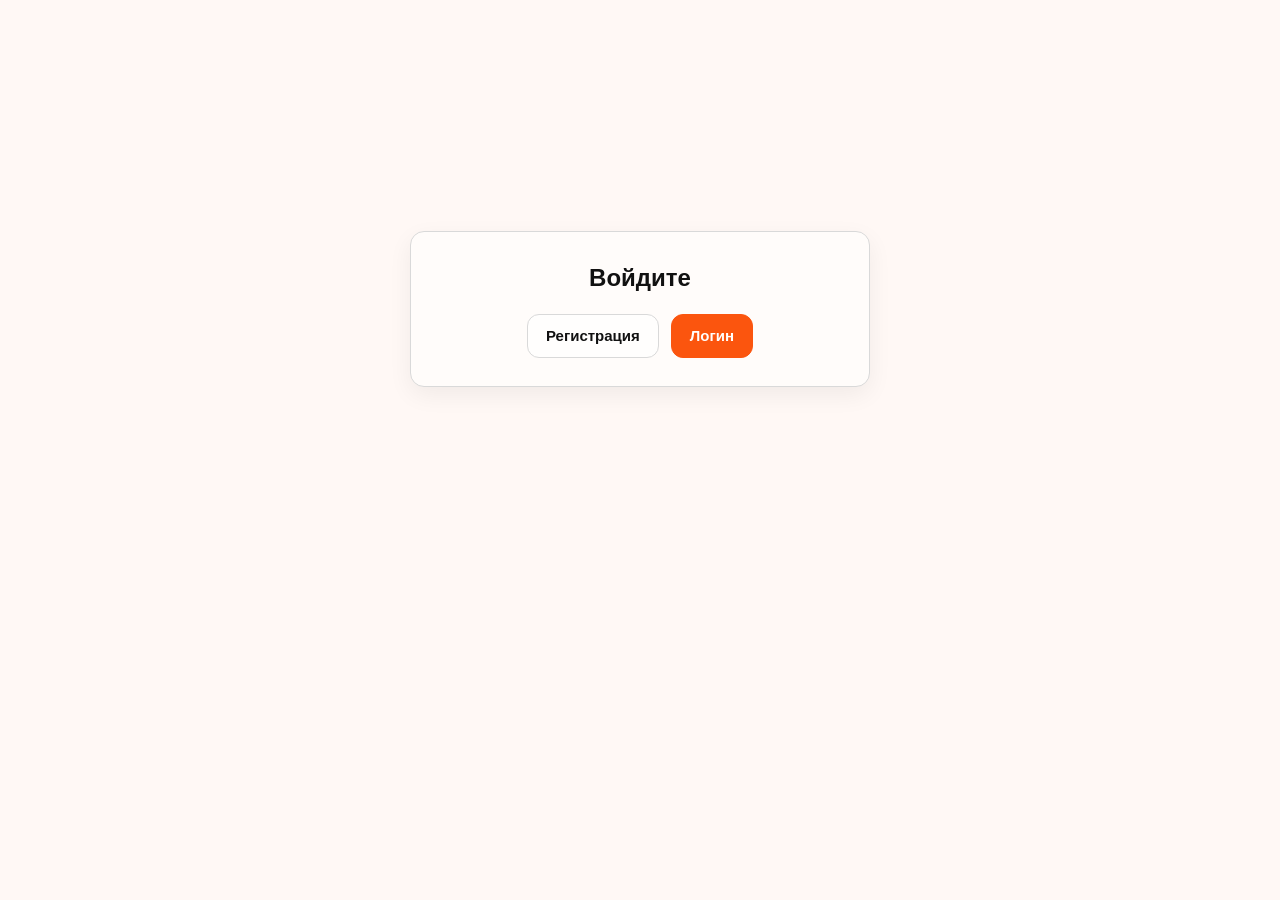
<file: index.html>
<!DOCTYPE html>
<html lang="ru">
<head>
  <meta charset="UTF-8" />
  <meta name="viewport" content="width=device-width, initial-scale=1.0" />
  <title>Главная</title>
  <link rel="stylesheet" href="styles.css" />
</head>
<body>
  <main class="page center-box">
    <section class="card center-content">
      <h1 class="small-title">Войдите</h1>

      <div class="btn-row">
        <a class="btn btn-outline" href="registration.html">Регистрация</a>
        <a class="btn" href="login.html">Логин</a>
      </div>
    </section>
  </main>
</body>
</html>
</file>
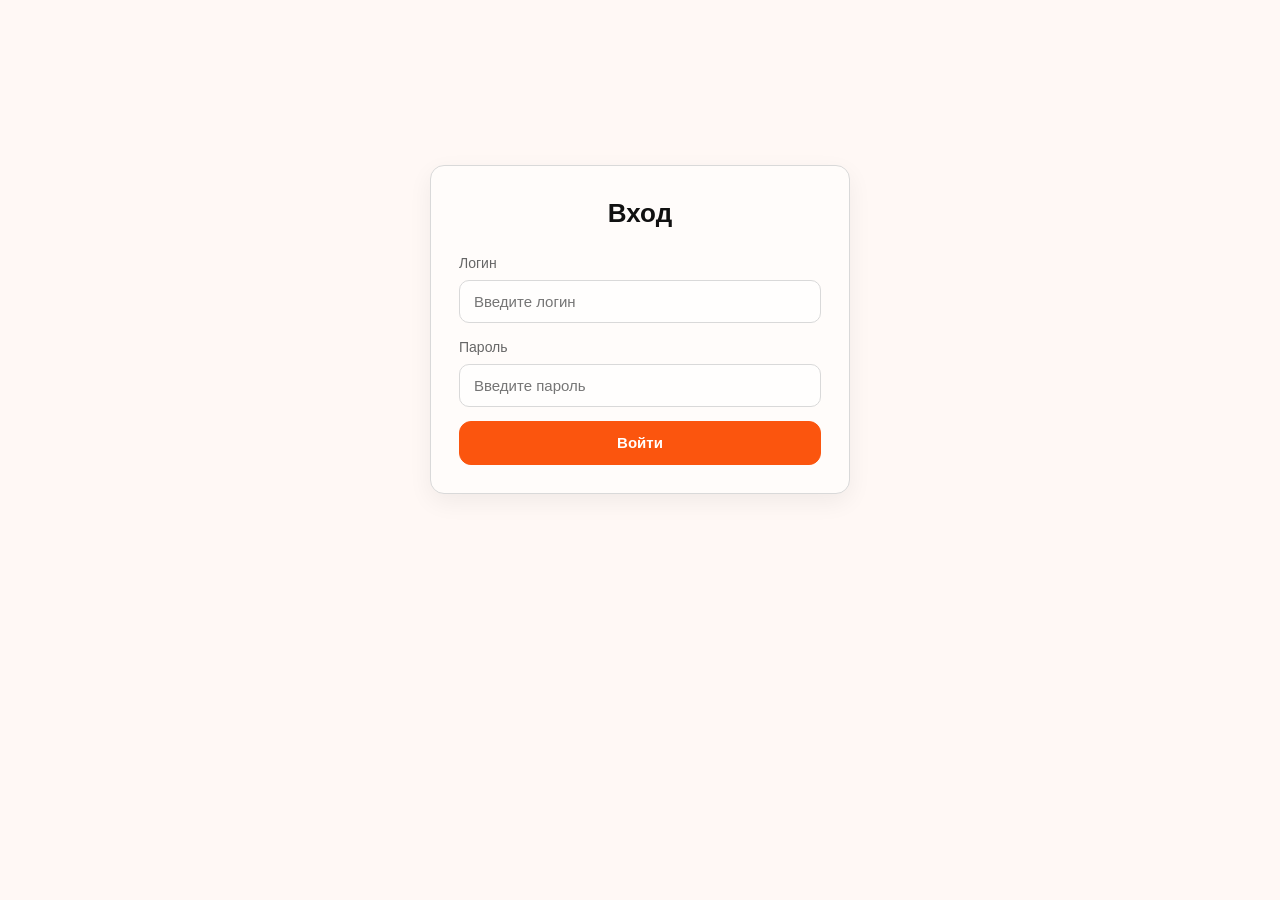
<file: login.html>
<!DOCTYPE html>
<html lang="ru">
<head>
  <meta charset="UTF-8" />
  <meta name="viewport" content="width=device-width, initial-scale=1.0" />
  <title>Вход</title>
  <link rel="stylesheet" href="styles.css" />
</head>
<body>
  <main class="page center-box">
    <section class="card auth-card">
      <h1 class="auth-heading">Вход</h1>

      <form class="form" action="#" method="post">
        <div class="field">
          <label class="label" for="login">Логин</label>
          <input class="input" type="text" id="login" name="login" placeholder="Введите логин" />
        </div>

        <div class="field">
          <label class="label" for="password">Пароль</label>
          <input class="input" type="password" id="password" name="password" placeholder="Введите пароль" />
        </div>

        <button class="btn" type="submit">Войти</button>
      </form>
    </section>
  </main>
</body>
</html>
</file>
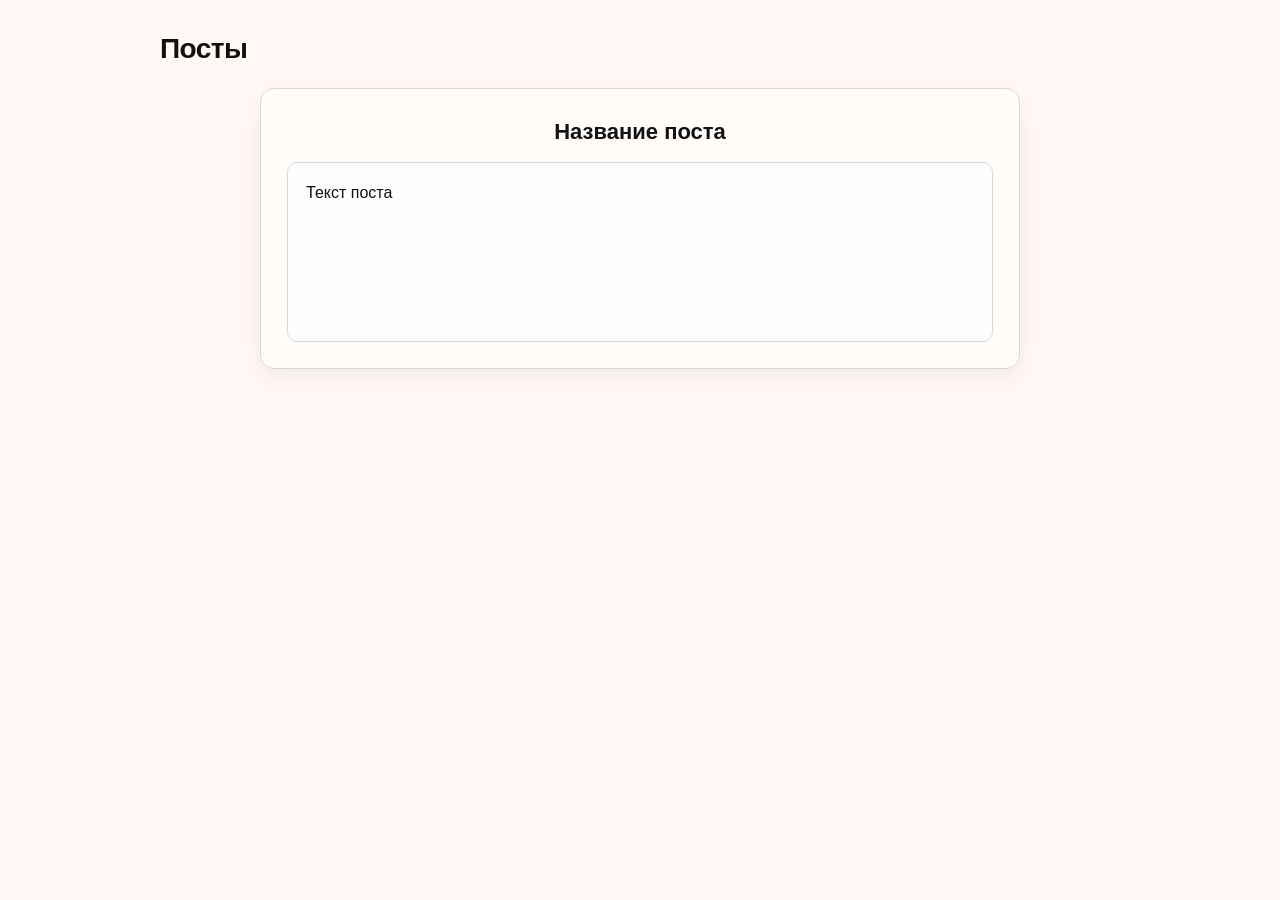
<file: posts.html>
<!DOCTYPE html>
<html lang="ru">
<head>
  <meta charset="UTF-8" />
  <meta name="viewport" content="width=device-width, initial-scale=1.0" />
  <title>Посты</title>
  <link rel="stylesheet" href="styles.css" />
</head>
<body>
  <main class="page">
    <h1 class="page-title">Посты</h1>

    <section class="card post-card">
      <h2 class="post-title">Название поста</h2>
      <p class="post-text">Текст поста</p>
    </section>
  </main>
</body>
</html>
</file>
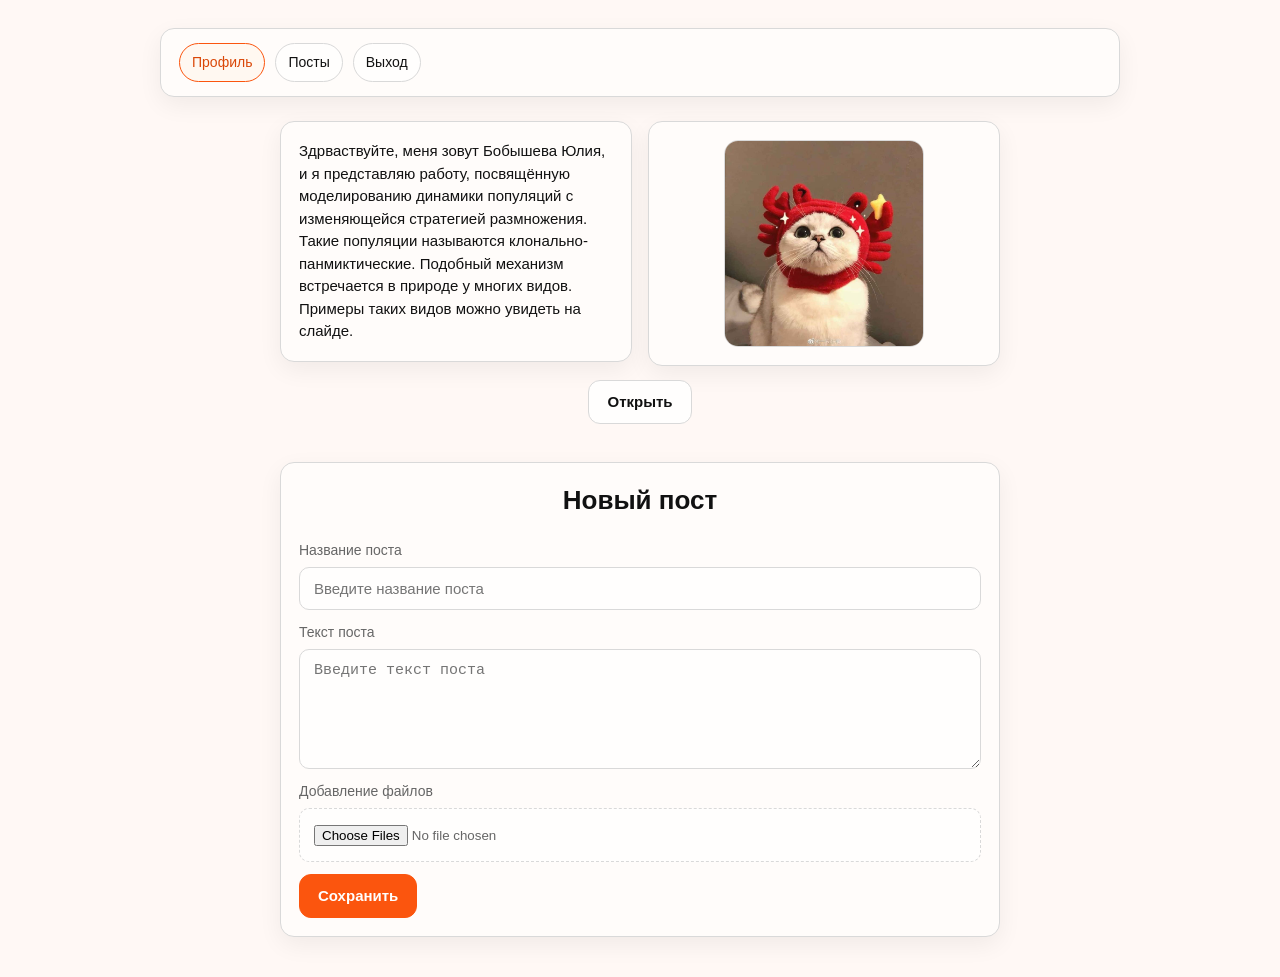
<file: profile.html>
<!DOCTYPE html>
<html lang="ru">
<head>
  <meta charset="UTF-8" />
  <meta name="viewport" content="width=device-width, initial-scale=1.0" />
  <title>Профиль</title>
  <link rel="stylesheet" href="styles.css" />
</head>
<body>
  <main class="page">
    <header class="navbar card">
      <nav class="nav-links">
        <a class="nav-link active" href="profile.html">Профиль</a>
        <a class="nav-link" href="posts.html">Посты</a>
        <a class="nav-link" href="index.html">Выход</a>
      </nav>
    </header>

    <section class="profile-layout">
      <div class="profile-top">
        <div class="profile-grid">
          <div class="card profile-mini">Здрваствуйте, меня зовут Бобышева Юлия, и я представляю работу, посвящённую моделированию динамики популяций с изменяющейся стратегией размножения.
            Такие популяции называются клонально-панмиктические. Подобный механизм встречается в природе у многих видов. Примеры таких видов можно увидеть на слайде.
          </div>
          <div class="card profile-mini">
            <div class="profile-photo">
              <img src="cat.jpg" alt="Фото профиля" />
            </div>
          </div>
        </div>

        <button class="btn btn-outline" type="button" id="togglePhotoBtn">
          Открыть
        </button>

        <div class="hidden-photo card" id="extraPhoto">
          <img src="dog2.jpg" alt="Дополнительное фото" style="width:100%; display:block;" />
        </div>
      </div>

      <div class="card" style="width:min(720px, 100%); padding: 18px;">
        <h4 class="auth-heading">Новый пост</h4>

        <div class="field" style="margin-bottom: 12px;">
          <label class="label" for="post-title">Название поста</label>
          <input class="input" id="post-title" type="text" placeholder="Введите название поста" />
        </div>

        <div class="field" style="margin-bottom: 12px;">
          <label class="label" for="post-body">Текст поста</label>
          <textarea class="textarea" id="post-body" placeholder="Введите текст поста"></textarea>
        </div>

        <div class="field" style="margin-bottom: 12px;">
          <label class="label" for="files">Добавление файлов</label>
          <div class="upload-box">
            <input id="files" type="file" multiple />
          </div>
        </div>

        <button class="btn" type="button">Сохранить</button>
      </div>
    </section>
  </main>

  <script>
    const toggleBtn = document.getElementById('togglePhotoBtn');
    const extraPhoto = document.getElementById('extraPhoto');

    toggleBtn.addEventListener('click', () => {
      extraPhoto.classList.toggle('open');
    });
  </script>
</body>
</html>
</file>
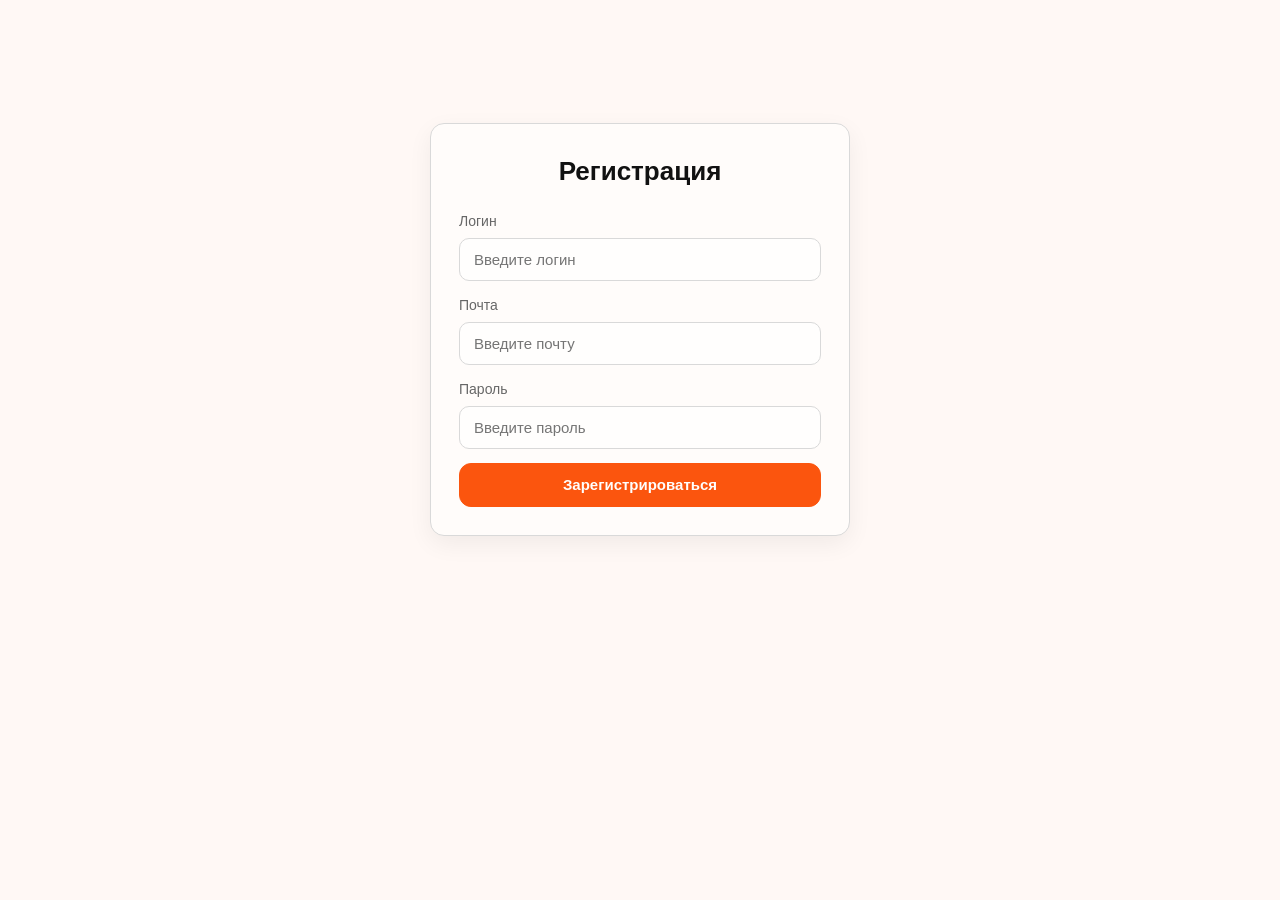
<file: registration.html>
<!DOCTYPE html>
<html lang="ru">
<head>
  <meta charset="UTF-8" />
  <meta name="viewport" content="width=device-width, initial-scale=1.0" />
  <title>Регистрация</title>
  <link rel="stylesheet" href="styles.css" />
</head>
<body>
  <main class="page center-box">
    <section class="card auth-card">
      <h1 class="auth-heading">Регистрация</h1>

      <form class="form" action="#" method="post">
        <div class="field">
          <label class="label" for="reg-login">Логин</label>
          <input class="input" type="text" id="reg-login" name="login" placeholder="Введите логин" />
        </div>

        <div class="field">
          <label class="label" for="email">Почта</label>
          <input class="input" type="email" id="email" name="email" placeholder="Введите почту" />
        </div>

        <div class="field">
          <label class="label" for="reg-password">Пароль</label>
          <input class="input" type="password" id="reg-password" name="password" placeholder="Введите пароль" />
        </div>

        <button class="btn" type="submit">Зарегистрироваться</button>
      </form>
    </section>
  </main>
</body>
</html>
</file>
<file: styles.css>
:root {
  --bg: #fff8f5;
  --text: #111111;
  --muted: #666666;
  --accent: #fb550e;
  --accent-hover: #da4708;
  --border: #d9d9d9;
  --card: #fffcfa;
  --shadow: 0 8px 24px rgba(0, 0, 0, 0.06);
  --radius: 14px;
  --radius-sm: 10px;
  --max-width: 960px;
}

*,
*::before,
*::after {
  box-sizing: border-box;
}

html, body {
  margin: 0;
  padding: 0;
}

body {
  min-height: 100vh;
  background: var(--bg);
  color: var(--text);
  font-family: Candara, Tahoma, Geneva, sans-serif;
  line-height: 1.5;
}

a {
  color: inherit;
  text-decoration: none;
}

.page {
  width: min(var(--max-width), calc(100% - 32px));
  margin: 0 auto;
  padding: 28px 0 40px;
}

.page-title {
  margin: 0 0 18px;
  font-size: 28px;
  font-weight: 700;
  letter-spacing: -0.02em;
}

.card {
  background: var(--card);
  border: 1px solid var(--border);
  border-radius: var(--radius);
  box-shadow: var(--shadow);
}

.auth-card {
  width: min(420px, 100%);
  margin: 40px auto 0;
  padding: 28px;
}

.auth-heading {
  margin: 0 0 20px;
  font-size: 26px;
  text-align: center;
  font-weight: 700;
}

.form {
  display: grid;
  gap: 14px;
}

.field {
  display: grid;
  gap: 6px;
}

.label {
  font-size: 14px;
  color: var(--muted);
}

.input,
.textarea {
  width: 100%;
  border: 1px solid var(--border);
  border-radius: var(--radius-sm);
  background: #fffefd;
  color: var(--text);
  padding: 12px 14px;
  font-size: 15px;
  outline: none;
  transition: border-color 0.2s ease, box-shadow 0.2s ease;
}

.input:focus,
.textarea:focus {
  border-color: var(--accent);
  box-shadow: 0 0 0 3px rgba(242, 114, 40, 0.16);
}

.textarea {
  resize: vertical;
  min-height: 120px;
}

.btn {
  display: inline-flex;
  align-items: center;
  justify-content: center;
  min-height: 44px;
  padding: 0 18px;
  border: 1px solid var(--accent);
  border-radius: 12px;
  background: var(--accent);
  color: #fffefd;
  font-size: 15px;
  font-weight: 700;
  cursor: pointer;
  transition: transform 0.15s ease, background 0.2s ease, border-color 0.2s ease;
}

.btn:hover {
  background: var(--accent-hover);
  border-color: var(--accent-hover);
}

.btn:active {
  transform: translateY(1px);
}

.btn-outline {
  background: #fffefd;
  color: var(--text);
  border-color: var(--border);
}

.btn-outline:hover {
  border-color: var(--accent);
  color: var(--accent-hover);
  background: #fff8f1;
}

.btn-row {
  display: flex;
  gap: 12px;
  justify-content: center;
  flex-wrap: wrap;
}

.center-box {
  min-height: 70vh;
  display: grid;
  place-items: center;
}

.center-content {
  width: min(460px, 100%);
  padding: 28px;
  text-align: center;
}

.small-title {
  margin: 0 0 18px;
  font-size: 24px;
  font-weight: 700;
}

.navbar {
  display: flex;
  align-items: center;
  justify-content: space-between;
  gap: 16px;
  padding: 14px 18px;
  margin-bottom: 24px;
}

.navbar-title {
  font-size: 16px;
  font-weight: 700;
}

.nav-links {
  display: flex;
  gap: 10px;
  flex-wrap: wrap;
}

.nav-link {
  padding: 8px 12px;
  border: 1px solid var(--border);
  border-radius: 999px;
  font-size: 14px;
  color: var(--text);
  background: #fffefd;
}

.nav-link.active {
  border-color: var(--accent);
  color: var(--accent-hover);
  background: #fff8f1;
}

.profile-layout {
  display: grid;
  gap: 22px;
  justify-items: center;
}

.profile-top {
  width: min(720px, 100%);
  display: grid;
  gap: 14px;
  justify-items: center;
}

.profile-grid {
  width: min(720px, 100%);
  display: grid;
  grid-template-columns: repeat(2, minmax(0, 1fr));
  gap: 16px;
  align-items: start;
}

.profile-mini {
  min-height: 120px;
  padding: 18px;
  font-size: 15px;
  display: grid;
  place-items: center;
  text-align: left;
}

.profile-photo {
  max-width: 200px;
  overflow: hidden;
  border: 1px solid var(--border);
  border-radius: var(--radius);
  background: #fafafa;
  display: grid;
  place-items: center;
}

.profile-photo img {
  width: 100%;
  height: 100%;
  object-fit: cover;
  display: block;
}

.hidden-photo {
  width: 170px;
  max-height: 0;
  overflow: hidden;
  opacity: 0;
  transition: max-height 0.25s ease, opacity 0.25s ease, margin-top 0.25s ease;
}

.hidden-photo.open {
  max-height: 260px;
  opacity: 1;
  margin-top: 10px;
}

.post-card {
  width: min(760px, 100%);
  margin: 0 auto;
  padding: 26px;
}

.post-title {
  margin: 0 0 14px;
  font-size: 22px;
  font-weight: 700;
  text-align: center;
}

.post-text {
  margin: 0;
  padding: 18px;
  min-height: 180px;
  border: 1px solid var(--border);
  border-radius: var(--radius-sm);
  background: #fffefd;
  white-space: pre-wrap;
}

.upload-box {
  width: 100%;
  padding: 14px;
  border: 1px dashed var(--border);
  border-radius: var(--radius-sm);
  text-align: left;
  gap: 10px;
  color: var(--muted);
  background: #fffefd;
}

@media (max-width: 720px) {
  .profile-grid {
    grid-template-columns: 1fr;
  }

  .navbar {
    flex-direction: column;
    align-items: flex-start;
  }

  .auth-card,
  .post-card {
    padding: 20px;
  }

  .page-title {
    font-size: 24px;
  }
}
</file>
